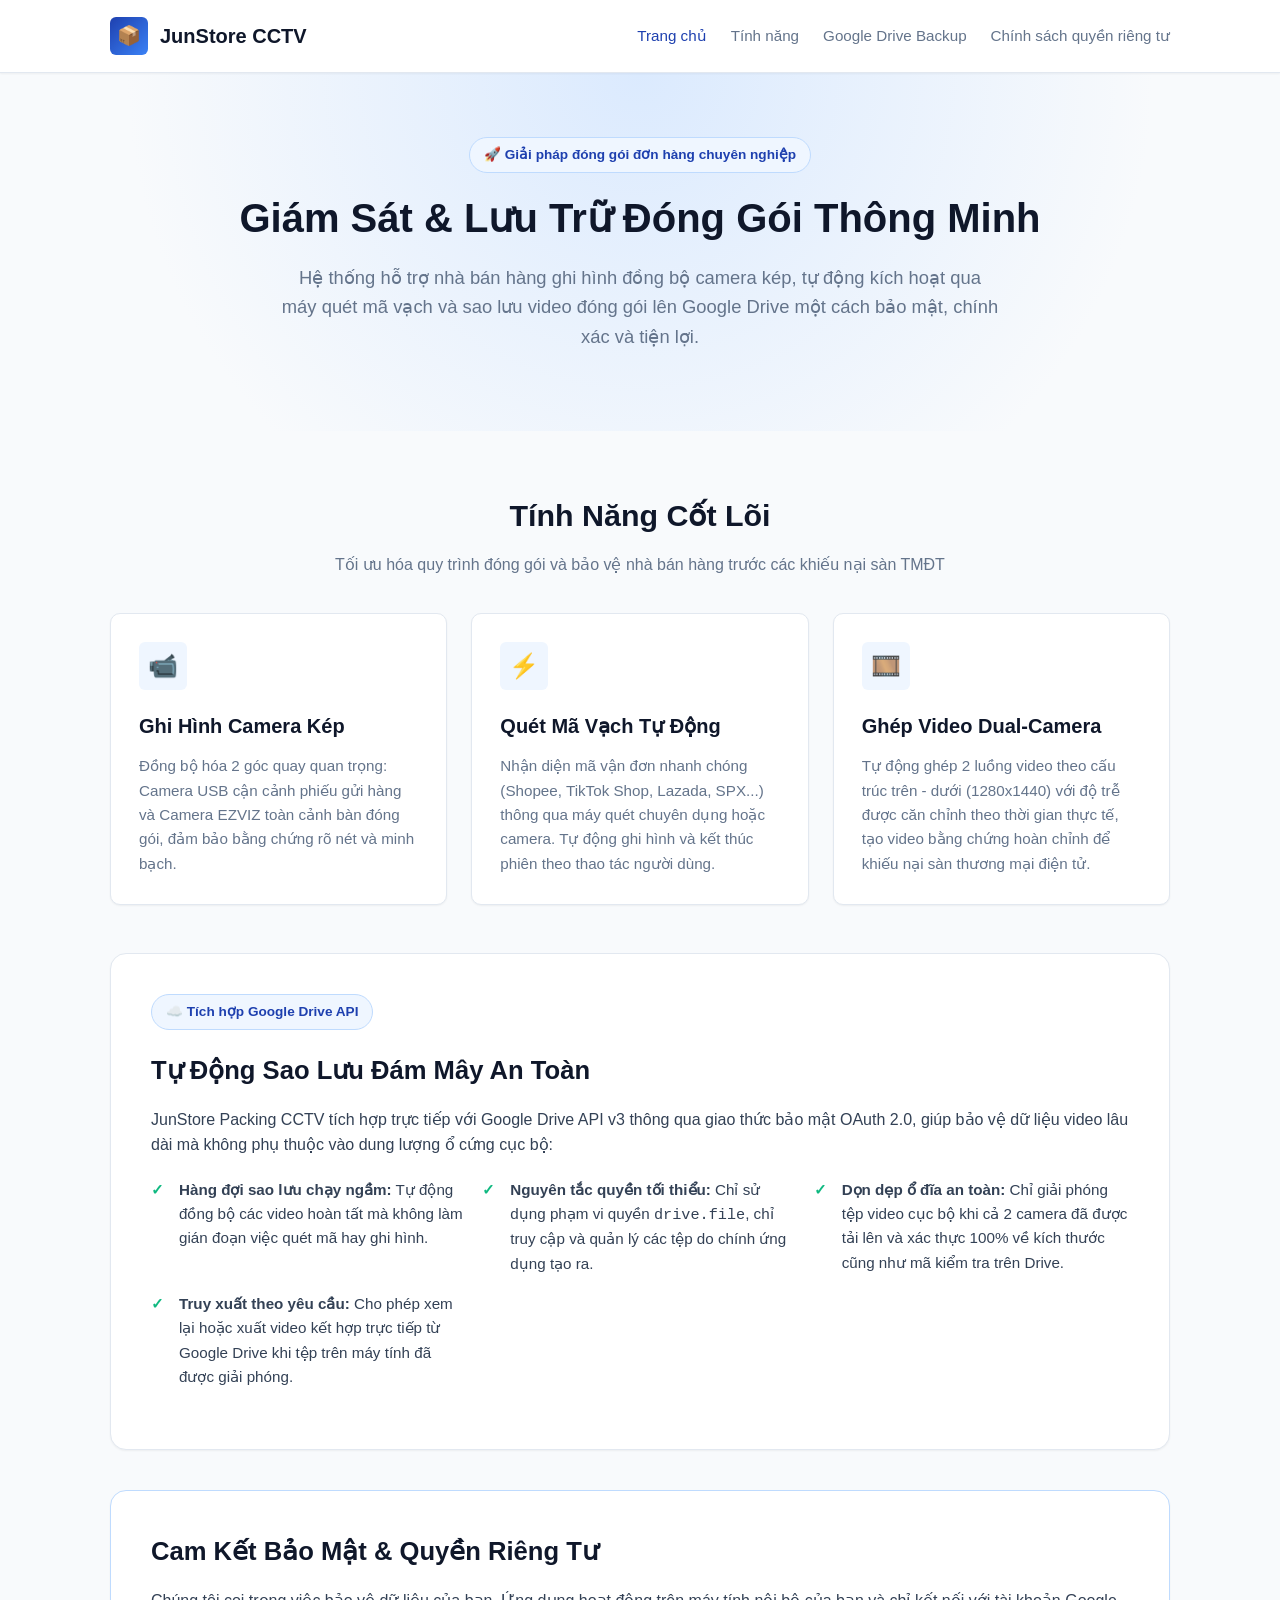
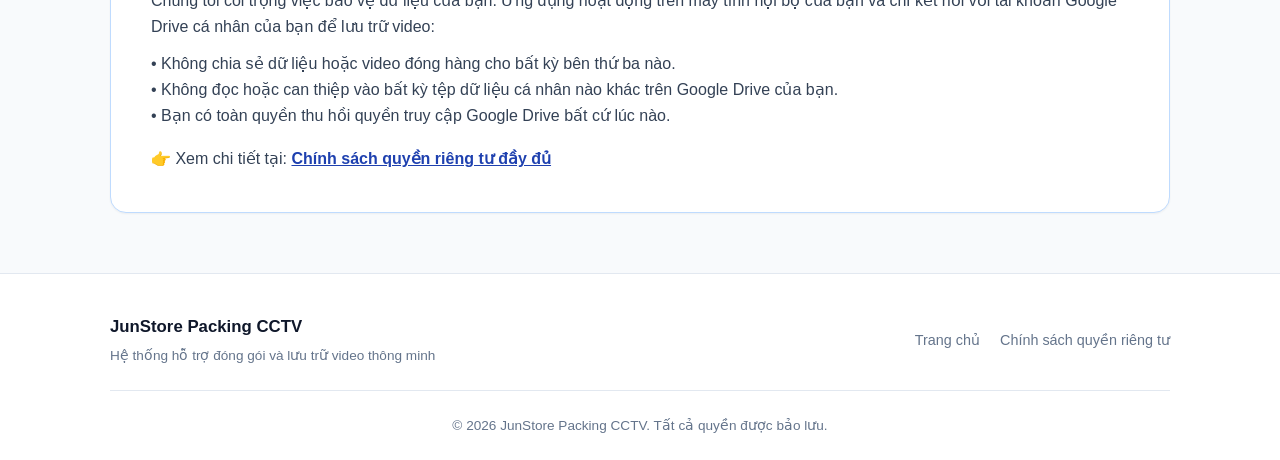
<file: index.html>
<!DOCTYPE html>
<html lang="vi">
<head>
  <meta charset="UTF-8">
  <meta name="viewport" content="width=device-width, initial-scale=1.0">
  <title>JunStore Packing CCTV — Hệ Thống Giám Sát Đóng Gói Đơn Hàng</title>
  <meta name="description" content="Hệ thống giám sát đóng gói đơn hàng thông minh với Camera kép đồng bộ, quét mã vạch tự động và sao lưu đám mây an toàn trên Google Drive.">
  <link rel="stylesheet" href="style.css">
</head>
<body>

  <!-- Header -->
  <header>
    <div class="container navbar">
      <a href="index.html" class="logo">
        <div class="logo-icon">📦</div>
        <span>JunStore CCTV</span>
      </a>
      <ul class="nav-links">
        <li><a href="index.html" class="active">Trang chủ</a></li>
        <li><a href="#features">Tính năng</a></li>
        <li><a href="#gdrive">Google Drive Backup</a></li>
        <li><a href="privacy.html">Chính sách quyền riêng tư</a></li>
      </ul>
    </div>
  </header>

  <!-- Hero Section -->
  <section class="hero">
    <div class="container">
      <div class="badge">🚀 Giải pháp đóng gói đơn hàng chuyên nghiệp</div>
      <h1>Giám Sát & Lưu Trữ Đóng Gói Thông Minh</h1>
      <p>
        Hệ thống hỗ trợ nhà bán hàng ghi hình đồng bộ camera kép, tự động kích hoạt qua máy quét mã vạch và sao lưu video đóng gói lên Google Drive một cách bảo mật, chính xác và tiện lợi.
      </p>
    </div>
  </section>

  <!-- Main Content -->
  <main class="container">

    <!-- Feature Cards -->
    <section id="features">
      <div class="section-title">
        <h2>Tính Năng Cốt Lõi</h2>
        <p>Tối ưu hóa quy trình đóng gói và bảo vệ nhà bán hàng trước các khiếu nại sàn TMĐT</p>
      </div>

      <div class="grid-3">
        <div class="card">
          <div class="card-icon">📹</div>
          <h3>Ghi Hình Camera Kép</h3>
          <p>
            Đồng bộ hóa 2 góc quay quan trọng: Camera USB cận cảnh phiếu gửi hàng và Camera EZVIZ toàn cảnh bàn đóng gói, đảm bảo bằng chứng rõ nét và minh bạch.
          </p>
        </div>

        <div class="card">
          <div class="card-icon">⚡</div>
          <h3>Quét Mã Vạch Tự Động</h3>
          <p>
            Nhận diện mã vận đơn nhanh chóng (Shopee, TikTok Shop, Lazada, SPX...) thông qua máy quét chuyên dụng hoặc camera. Tự động ghi hình và kết thúc phiên theo thao tác người dùng.
          </p>
        </div>

        <div class="card">
          <div class="card-icon">🎞️</div>
          <h3>Ghép Video Dual-Camera</h3>
          <p>
            Tự động ghép 2 luồng video theo cấu trúc trên - dưới (1280x1440) với độ trễ được căn chỉnh theo thời gian thực tế, tạo video bằng chứng hoàn chỉnh để khiếu nại sàn thương mại điện tử.
          </p>
        </div>
      </div>
    </section>

    <!-- Google Drive Integration Spotlight -->
    <section id="gdrive" class="spotlight">
      <div class="spotlight-content">
        <div class="badge">☁️ Tích hợp Google Drive API</div>
        <h3>Tự Động Sao Lưu Đám Mây An Toàn</h3>
        <p>
          JunStore Packing CCTV tích hợp trực tiếp với Google Drive API v3 thông qua giao thức bảo mật OAuth 2.0, giúp bảo vệ dữ liệu video lâu dài mà không phụ thuộc vào dung lượng ổ cứng cục bộ:
        </p>
        <ul>
          <li><strong>Hàng đợi sao lưu chạy ngầm:</strong> Tự động đồng bộ các video hoàn tất mà không làm gián đoạn việc quét mã hay ghi hình.</li>
          <li><strong>Nguyên tắc quyền tối thiểu:</strong> Chỉ sử dụng phạm vi quyền <code>drive.file</code>, chỉ truy cập và quản lý các tệp do chính ứng dụng tạo ra.</li>
          <li><strong>Dọn dẹp ổ đĩa an toàn:</strong> Chỉ giải phóng tệp video cục bộ khi cả 2 camera đã được tải lên và xác thực 100% về kích thước cũng như mã kiểm tra trên Drive.</li>
          <li><strong>Truy xuất theo yêu cầu:</strong> Cho phép xem lại hoặc xuất video kết hợp trực tiếp từ Google Drive khi tệp trên máy tính đã được giải phóng.</li>
        </ul>
      </div>
    </section>

    <!-- Trust & Privacy Overview -->
    <section class="spotlight" style="background: #ffffff; border-color: #bfdbfe;">
      <div class="spotlight-content">
        <h3>Cam Kết Bảo Mật & Quyền Riêng Tư</h3>
        <p>
          Chúng tôi coi trọng việc bảo vệ dữ liệu của bạn. Ứng dụng hoạt động trên máy tính nội bộ của bạn và chỉ kết nối với tài khoản Google Drive cá nhân của bạn để lưu trữ video:
        </p>
        <p style="margin-top: 12px;">
          • Không chia sẻ dữ liệu hoặc video đóng hàng cho bất kỳ bên thứ ba nào.<br>
          • Không đọc hoặc can thiệp vào bất kỳ tệp dữ liệu cá nhân nào khác trên Google Drive của bạn.<br>
          • Bạn có toàn quyền thu hồi quyền truy cập Google Drive bất cứ lúc nào.
        </p>
        <p style="margin-top: 18px;">
          👉 Xem chi tiết tại: <a href="privacy.html" style="color: var(--primary); font-weight: 600; text-decoration: underline;">Chính sách quyền riêng tư đầy đủ</a>
        </p>
      </div>
    </section>

  </main>

  <!-- Footer -->
  <footer>
    <div class="container">
      <div class="footer-content">
        <div class="footer-brand">
          JunStore Packing CCTV
          <p>Hệ thống hỗ trợ đóng gói và lưu trữ video thông minh</p>
        </div>
        <div class="footer-links">
          <a href="index.html">Trang chủ</a>
          <a href="privacy.html">Chính sách quyền riêng tư</a>
        </div>
      </div>
      <div class="copyright">
        © 2026 JunStore Packing CCTV. Tất cả quyền được bảo lưu.
      </div>
    </div>
  </footer>

</body>
</html>
</file>
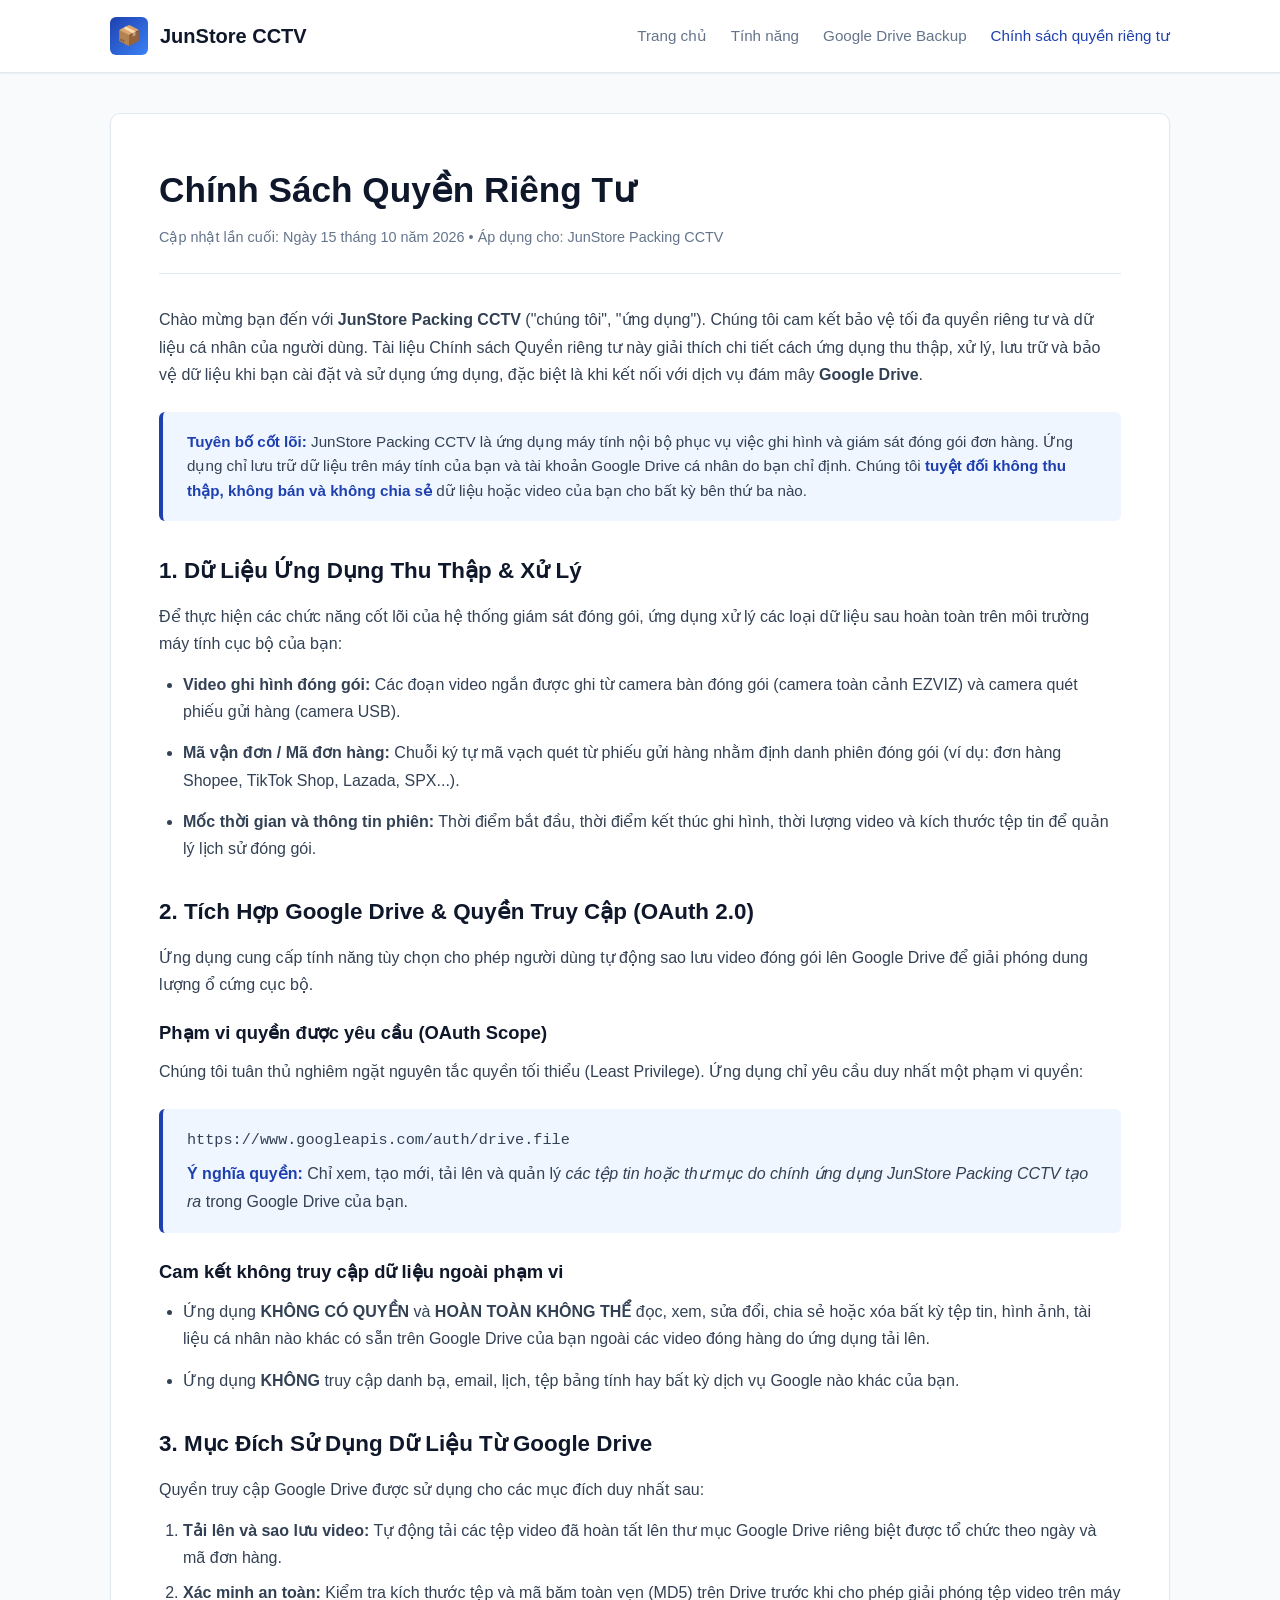
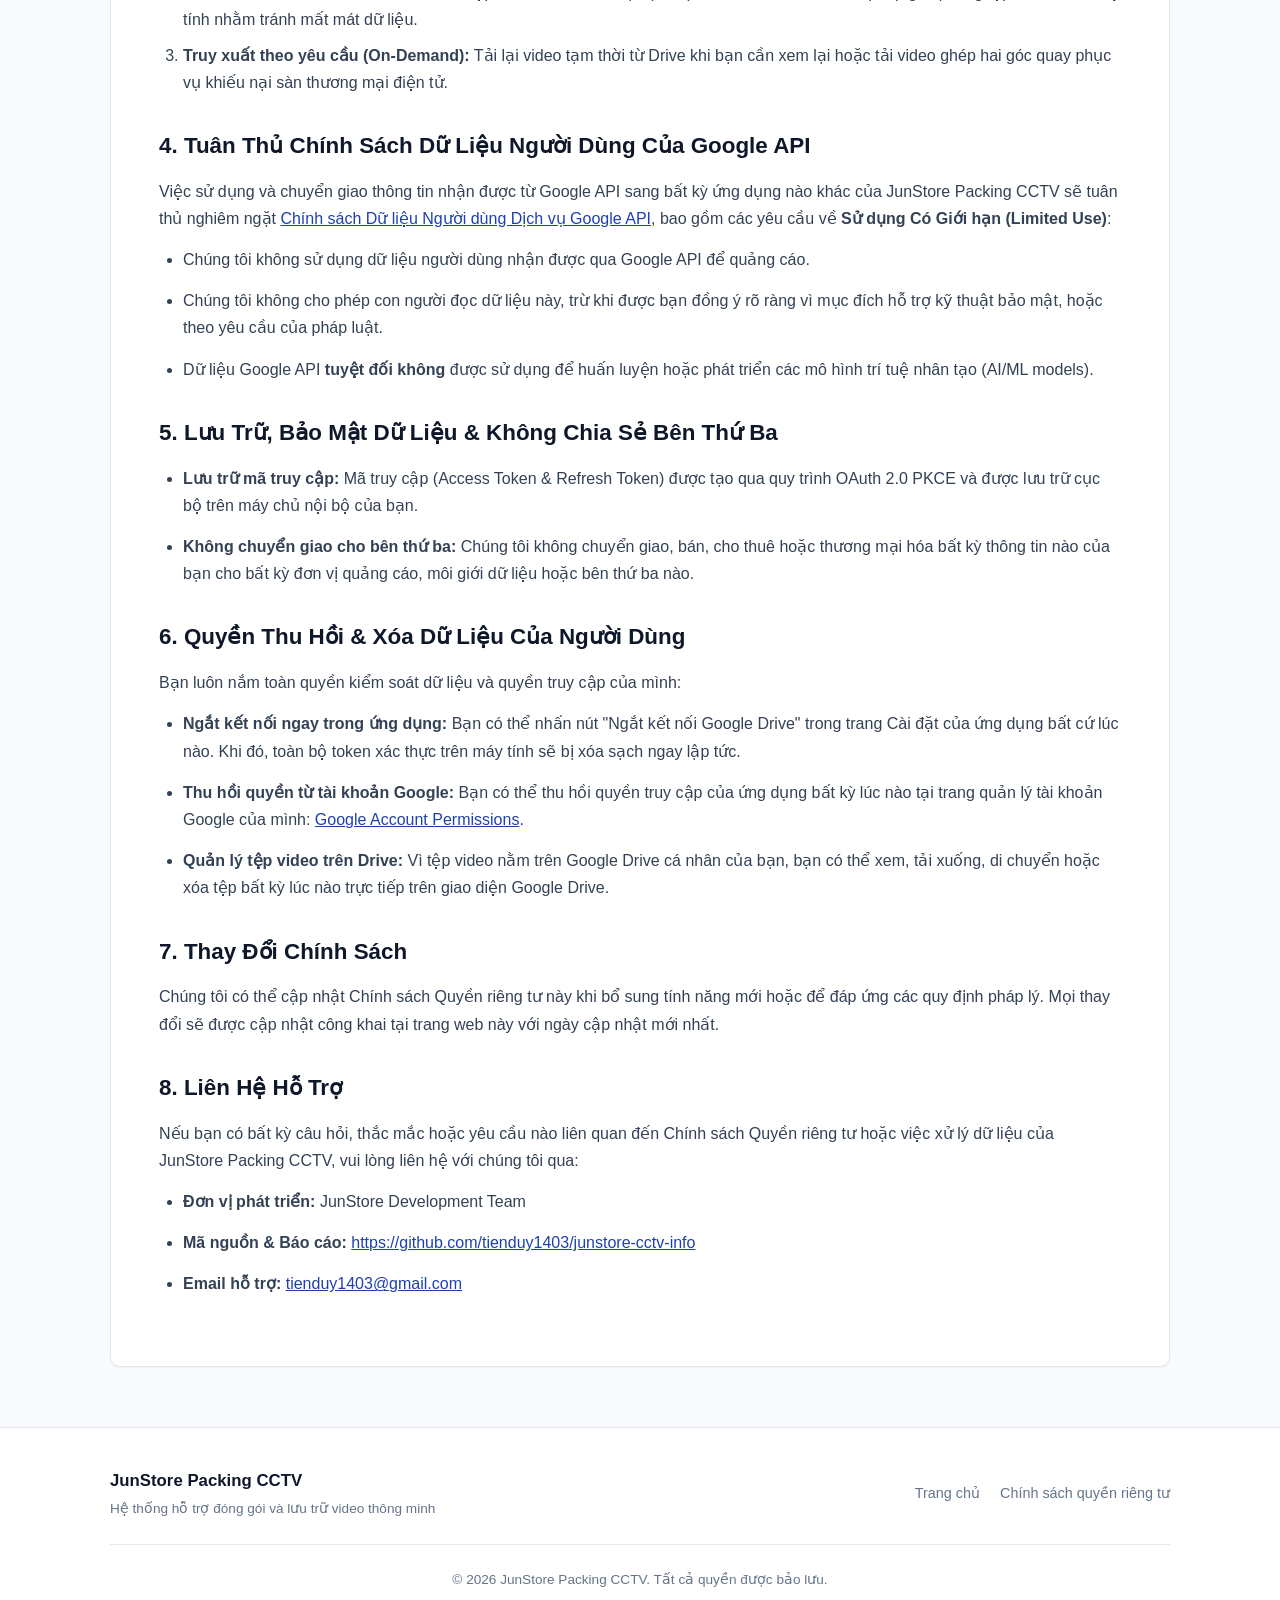
<file: privacy.html>
<!DOCTYPE html>
<html lang="vi">
<head>
  <meta charset="UTF-8">
  <meta name="viewport" content="width=device-width, initial-scale=1.0">
  <title>Chính Sách Quyền Riêng Tư — JunStore Packing CCTV</title>
  <meta name="description" content="Chính sách quyền riêng tư của JunStore Packing CCTV, giải thích rõ ràng về phạm vi sử dụng dữ liệu và tích hợp Google Drive API.">
  <link rel="stylesheet" href="style.css">
</head>
<body>

  <!-- Header -->
  <header>
    <div class="container navbar">
      <a href="index.html" class="logo">
        <div class="logo-icon">📦</div>
        <span>JunStore CCTV</span>
      </a>
      <ul class="nav-links">
        <li><a href="index.html">Trang chủ</a></li>
        <li><a href="index.html#features">Tính năng</a></li>
        <li><a href="index.html#gdrive">Google Drive Backup</a></li>
        <li><a href="privacy.html" class="active">Chính sách quyền riêng tư</a></li>
      </ul>
    </div>
  </header>

  <!-- Content Container -->
  <main class="container">
    <div class="policy-container">
      <div class="policy-header">
        <h1>Chính Sách Quyền Riêng Tư</h1>
        <div class="meta">Cập nhật lần cuối: Ngày 15 tháng 10 năm 2026 • Áp dụng cho: JunStore Packing CCTV</div>
      </div>

      <div class="policy-body">
        <p>
          Chào mừng bạn đến với <strong>JunStore Packing CCTV</strong> ("chúng tôi", "ứng dụng"). Chúng tôi cam kết bảo vệ tối đa quyền riêng tư và dữ liệu cá nhân của người dùng. Tài liệu Chính sách Quyền riêng tư này giải thích chi tiết cách ứng dụng thu thập, xử lý, lưu trữ và bảo vệ dữ liệu khi bạn cài đặt và sử dụng ứng dụng, đặc biệt là khi kết nối với dịch vụ đám mây <strong>Google Drive</strong>.
        </p>

        <div class="callout-box">
          <strong>Tuyên bố cốt lõi:</strong> JunStore Packing CCTV là ứng dụng máy tính nội bộ phục vụ việc ghi hình và giám sát đóng gói đơn hàng. Ứng dụng chỉ lưu trữ dữ liệu trên máy tính của bạn và tài khoản Google Drive cá nhân do bạn chỉ định. Chúng tôi <strong>tuyệt đối không thu thập, không bán và không chia sẻ</strong> dữ liệu hoặc video của bạn cho bất kỳ bên thứ ba nào.
        </div>

        <h2>1. Dữ Liệu Ứng Dụng Thu Thập & Xử Lý</h2>
        <p>Để thực hiện các chức năng cốt lõi của hệ thống giám sát đóng gói, ứng dụng xử lý các loại dữ liệu sau hoàn toàn trên môi trường máy tính cục bộ của bạn:</p>
        <ul>
          <li><strong>Video ghi hình đóng gói:</strong> Các đoạn video ngắn được ghi từ camera bàn đóng gói (camera toàn cảnh EZVIZ) và camera quét phiếu gửi hàng (camera USB).</li>
          <li><strong>Mã vận đơn / Mã đơn hàng:</strong> Chuỗi ký tự mã vạch quét từ phiếu gửi hàng nhằm định danh phiên đóng gói (ví dụ: đơn hàng Shopee, TikTok Shop, Lazada, SPX...).</li>
          <li><strong>Mốc thời gian và thông tin phiên:</strong> Thời điểm bắt đầu, thời điểm kết thúc ghi hình, thời lượng video và kích thước tệp tin để quản lý lịch sử đóng gói.</li>
        </ul>

        <h2>2. Tích Hợp Google Drive & Quyền Truy Cập (OAuth 2.0)</h2>
        <p>Ứng dụng cung cấp tính năng tùy chọn cho phép người dùng tự động sao lưu video đóng gói lên Google Drive để giải phóng dung lượng ổ cứng cục bộ.</p>

        <h3>Phạm vi quyền được yêu cầu (OAuth Scope)</h3>
        <p>Chúng tôi tuân thủ nghiêm ngặt nguyên tắc quyền tối thiểu (Least Privilege). Ứng dụng chỉ yêu cầu duy nhất một phạm vi quyền:</p>
        <div class="callout-box">
          <code>https://www.googleapis.com/auth/drive.file</code>
          <p style="margin-top: 8px; margin-bottom: 0;">
            <strong>Ý nghĩa quyền:</strong> Chỉ xem, tạo mới, tải lên và quản lý <em>các tệp tin hoặc thư mục do chính ứng dụng JunStore Packing CCTV tạo ra</em> trong Google Drive của bạn.
          </p>
        </div>

        <h3>Cam kết không truy cập dữ liệu ngoài phạm vi</h3>
        <ul>
          <li>Ứng dụng <strong>KHÔNG CÓ QUYỀN</strong> và <strong>HOÀN TOÀN KHÔNG THỂ</strong> đọc, xem, sửa đổi, chia sẻ hoặc xóa bất kỳ tệp tin, hình ảnh, tài liệu cá nhân nào khác có sẵn trên Google Drive của bạn ngoài các video đóng hàng do ứng dụng tải lên.</li>
          <li>Ứng dụng <strong>KHÔNG</strong> truy cập danh bạ, email, lịch, tệp bảng tính hay bất kỳ dịch vụ Google nào khác của bạn.</li>
        </ul>

        <h2>3. Mục Đích Sử Dụng Dữ Liệu Từ Google Drive</h2>
        <p>Quyền truy cập Google Drive được sử dụng cho các mục đích duy nhất sau:</p>
        <ol style="margin-left: 24px; margin-bottom: 20px;">
          <li style="margin-bottom: 8px;"><strong>Tải lên và sao lưu video:</strong> Tự động tải các tệp video đã hoàn tất lên thư mục Google Drive riêng biệt được tổ chức theo ngày và mã đơn hàng.</li>
          <li style="margin-bottom: 8px;"><strong>Xác minh an toàn:</strong> Kiểm tra kích thước tệp và mã băm toàn vẹn (MD5) trên Drive trước khi cho phép giải phóng tệp video trên máy tính nhằm tránh mất mát dữ liệu.</li>
          <li style="margin-bottom: 8px;"><strong>Truy xuất theo yêu cầu (On-Demand):</strong> Tải lại video tạm thời từ Drive khi bạn cần xem lại hoặc tải video ghép hai góc quay phục vụ khiếu nại sàn thương mại điện tử.</li>
        </ol>

        <h2>4. Tuân Thủ Chính Sách Dữ Liệu Người Dùng Của Google API</h2>
        <p>
          Việc sử dụng và chuyển giao thông tin nhận được từ Google API sang bất kỳ ứng dụng nào khác của JunStore Packing CCTV sẽ tuân thủ nghiêm ngặt <a href="https://developers.google.com/terms/api-services-user-data-policy" target="_blank" rel="noopener noreferrer" style="color: var(--primary); text-decoration: underline;">Chính sách Dữ liệu Người dùng Dịch vụ Google API</a>, bao gồm các yêu cầu về <strong>Sử dụng Có Giới hạn (Limited Use)</strong>:
        </p>
        <ul>
          <li>Chúng tôi không sử dụng dữ liệu người dùng nhận được qua Google API để quảng cáo.</li>
          <li>Chúng tôi không cho phép con người đọc dữ liệu này, trừ khi được bạn đồng ý rõ ràng vì mục đích hỗ trợ kỹ thuật bảo mật, hoặc theo yêu cầu của pháp luật.</li>
          <li>Dữ liệu Google API <strong>tuyệt đối không</strong> được sử dụng để huấn luyện hoặc phát triển các mô hình trí tuệ nhân tạo (AI/ML models).</li>
        </ul>

        <h2>5. Lưu Trữ, Bảo Mật Dữ Liệu & Không Chia Sẻ Bên Thứ Ba</h2>
        <ul>
          <li><strong>Lưu trữ mã truy cập:</strong> Mã truy cập (Access Token & Refresh Token) được tạo qua quy trình OAuth 2.0 PKCE và được lưu trữ cục bộ trên máy chủ nội bộ của bạn.</li>
          <li><strong>Không chuyển giao cho bên thứ ba:</strong> Chúng tôi không chuyển giao, bán, cho thuê hoặc thương mại hóa bất kỳ thông tin nào của bạn cho bất kỳ đơn vị quảng cáo, môi giới dữ liệu hoặc bên thứ ba nào.</li>
        </ul>

        <h2>6. Quyền Thu Hồi & Xóa Dữ Liệu Của Người Dùng</h2>
        <p>Bạn luôn nắm toàn quyền kiểm soát dữ liệu và quyền truy cập của mình:</p>
        <ul>
          <li><strong>Ngắt kết nối ngay trong ứng dụng:</strong> Bạn có thể nhấn nút "Ngắt kết nối Google Drive" trong trang Cài đặt của ứng dụng bất cứ lúc nào. Khi đó, toàn bộ token xác thực trên máy tính sẽ bị xóa sạch ngay lập tức.</li>
          <li><strong>Thu hồi quyền từ tài khoản Google:</strong> Bạn có thể thu hồi quyền truy cập của ứng dụng bất kỳ lúc nào tại trang quản lý tài khoản Google của mình: <a href="https://myaccount.google.com/permissions" target="_blank" rel="noopener noreferrer" style="color: var(--primary); text-decoration: underline;">Google Account Permissions</a>.</li>
          <li><strong>Quản lý tệp video trên Drive:</strong> Vì tệp video nằm trên Google Drive cá nhân của bạn, bạn có thể xem, tải xuống, di chuyển hoặc xóa tệp bất kỳ lúc nào trực tiếp trên giao diện Google Drive.</li>
        </ul>

        <h2>7. Thay Đổi Chính Sách</h2>
        <p>
          Chúng tôi có thể cập nhật Chính sách Quyền riêng tư này khi bổ sung tính năng mới hoặc để đáp ứng các quy định pháp lý. Mọi thay đổi sẽ được cập nhật công khai tại trang web này với ngày cập nhật mới nhất.
        </p>

        <h2>8. Liên Hệ Hỗ Trợ</h2>
        <p>
          Nếu bạn có bất kỳ câu hỏi, thắc mắc hoặc yêu cầu nào liên quan đến Chính sách Quyền riêng tư hoặc việc xử lý dữ liệu của JunStore Packing CCTV, vui lòng liên hệ với chúng tôi qua:
        </p>
        <ul>
          <li><strong>Đơn vị phát triển:</strong> JunStore Development Team</li>
          <li><strong>Mã nguồn & Báo cáo:</strong> <a href="https://github.com/tienduy1403/junstore-cctv-info" target="_blank" rel="noopener noreferrer" style="color: var(--primary); text-decoration: underline;">https://github.com/tienduy1403/junstore-cctv-info</a></li>
          <li><strong>Email hỗ trợ:</strong> <a href="mailto:tienduy1403@gmail.com" style="color: var(--primary); text-decoration: underline;">tienduy1403@gmail.com</a></li>
        </ul>
      </div>
    </div>
  </main>

  <!-- Footer -->
  <footer>
    <div class="container">
      <div class="footer-content">
        <div class="footer-brand">
          JunStore Packing CCTV
          <p>Hệ thống hỗ trợ đóng gói và lưu trữ video thông minh</p>
        </div>
        <div class="footer-links">
          <a href="index.html">Trang chủ</a>
          <a href="privacy.html">Chính sách quyền riêng tư</a>
        </div>
      </div>
      <div class="copyright">
        © 2026 JunStore Packing CCTV. Tất cả quyền được bảo lưu.
      </div>
    </div>
  </footer>

</body>
</html>
</file>
<file: style.css>
/* Modern, clean, responsive styling for JunStore Packing CCTV */
:root {
  --primary: #1e40af;
  --primary-hover: #1d4ed8;
  --primary-light: #eff6ff;
  --secondary: #0f172a;
  --accent: #10b981;
  --text-main: #334155;
  --text-muted: #64748b;
  --bg-page: #f8fafc;
  --bg-card: #ffffff;
  --border: #e2e8f0;
  --border-focus: #3b82f6;
  --radius-sm: 6px;
  --radius-md: 10px;
  --radius-lg: 16px;
  --shadow-sm: 0 1px 2px 0 rgb(0 0 0 / 0.05);
  --shadow-md: 0 4px 6px -1px rgb(0 0 0 / 0.1), 0 2px 4px -2px rgb(0 0 0 / 0.1);
  --shadow-lg: 0 10px 15px -3px rgb(0 0 0 / 0.1), 0 4px 6px -4px rgb(0 0 0 / 0.1);
}

*, *::before, *::after {
  box-sizing: border-box;
  margin: 0;
  padding: 0;
}

body {
  font-family: -apple-system, BlinkMacSystemFont, "Segoe UI", Roboto, Helvetica, Arial, sans-serif;
  color: var(--text-main);
  background-color: var(--bg-page);
  line-height: 1.6;
  -webkit-font-smoothing: antialiased;
}

.container {
  width: 100%;
  max-width: 1100px;
  margin: 0 auto;
  padding: 0 20px;
}

/* Header */
header {
  background: #ffffff;
  border-bottom: 1px solid var(--border);
  position: sticky;
  top: 0;
  z-index: 100;
  box-shadow: var(--shadow-sm);
}

.navbar {
  display: flex;
  align-items: center;
  justify-content: space-between;
  height: 72px;
}

.logo {
  display: flex;
  align-items: center;
  gap: 12px;
  text-decoration: none;
  color: var(--secondary);
  font-weight: 700;
  font-size: 1.25rem;
}

.logo-icon {
  width: 38px;
  height: 38px;
  background: linear-gradient(135deg, var(--primary), #3b82f6);
  border-radius: var(--radius-sm);
  display: flex;
  align-items: center;
  justify-content: center;
  color: #fff;
  font-size: 1.2rem;
}

.nav-links {
  display: flex;
  gap: 24px;
  list-style: none;
}

.nav-links a {
  text-decoration: none;
  color: var(--text-muted);
  font-weight: 500;
  font-size: 0.95rem;
  transition: color 0.2s ease;
}

.nav-links a:hover,
.nav-links a.active {
  color: var(--primary);
}

/* Hero Section */
.hero {
  padding: 64px 0 48px;
  text-align: center;
  background: radial-gradient(circle at top, #dbeafe 0%, transparent 70%);
}

.badge {
  display: inline-flex;
  align-items: center;
  gap: 6px;
  padding: 6px 14px;
  background: var(--primary-light);
  color: var(--primary);
  border: 1px solid #bfdbfe;
  border-radius: 9999px;
  font-size: 0.85rem;
  font-weight: 600;
  margin-bottom: 20px;
}

.hero h1 {
  font-size: 2.5rem;
  color: var(--secondary);
  font-weight: 800;
  line-height: 1.25;
  margin-bottom: 20px;
}

.hero p {
  font-size: 1.15rem;
  color: var(--text-muted);
  max-width: 720px;
  margin: 0 auto 32px;
}

/* Cards & Grid */
.section-title {
  text-align: center;
  margin: 60px 0 36px;
}

.section-title h2 {
  font-size: 1.9rem;
  color: var(--secondary);
  font-weight: 700;
  margin-bottom: 12px;
}

.section-title p {
  color: var(--text-muted);
  font-size: 1rem;
}

.grid-3 {
  display: grid;
  grid-template-columns: repeat(auto-fit, minmax(300px, 1fr));
  gap: 24px;
  margin-bottom: 48px;
}

.card {
  background: var(--bg-card);
  border: 1px solid var(--border);
  border-radius: var(--radius-md);
  padding: 28px;
  box-shadow: var(--shadow-sm);
  transition: transform 0.2s ease, box-shadow 0.2s ease;
}

.card:hover {
  transform: translateY(-4px);
  box-shadow: var(--shadow-md);
}

.card-icon {
  width: 48px;
  height: 48px;
  background: var(--primary-light);
  color: var(--primary);
  border-radius: var(--radius-sm);
  display: flex;
  align-items: center;
  justify-content: center;
  font-size: 1.5rem;
  margin-bottom: 20px;
}

.card h3 {
  font-size: 1.25rem;
  color: var(--secondary);
  margin-bottom: 12px;
  font-weight: 600;
}

.card p {
  color: var(--text-muted);
  font-size: 0.95rem;
  line-height: 1.6;
}

/* Feature Spotlight */
.spotlight {
  background: var(--bg-card);
  border: 1px solid var(--border);
  border-radius: var(--radius-lg);
  padding: 40px;
  margin: 40px 0;
  box-shadow: var(--shadow-sm);
}

.spotlight-content h3 {
  font-size: 1.6rem;
  color: var(--secondary);
  margin-bottom: 16px;
}

.spotlight-content ul {
  list-style: none;
  margin: 20px 0;
  display: grid;
  grid-template-columns: repeat(auto-fit, minmax(260px, 1fr));
  gap: 16px;
}

.spotlight-content li {
  position: relative;
  padding-left: 28px;
  font-size: 0.95rem;
  color: var(--text-main);
}

.spotlight-content li::before {
  content: "✓";
  position: absolute;
  left: 0;
  top: 0;
  color: var(--accent);
  font-weight: bold;
}

/* Policy Content */
.policy-container {
  background: var(--bg-card);
  border: 1px solid var(--border);
  border-radius: var(--radius-md);
  padding: 48px;
  margin: 40px 0 60px;
  box-shadow: var(--shadow-sm);
}

.policy-header {
  border-bottom: 1px solid var(--border);
  padding-bottom: 24px;
  margin-bottom: 32px;
}

.policy-header h1 {
  font-size: 2.2rem;
  color: var(--secondary);
  margin-bottom: 8px;
}

.policy-header .meta {
  color: var(--text-muted);
  font-size: 0.9rem;
}

.policy-body h2 {
  font-size: 1.4rem;
  color: var(--secondary);
  margin: 32px 0 14px;
  font-weight: 700;
}

.policy-body h3 {
  font-size: 1.15rem;
  color: var(--secondary);
  margin: 20px 0 10px;
}

.policy-body p,
.policy-body li {
  font-size: 1rem;
  color: var(--text-main);
  line-height: 1.7;
  margin-bottom: 14px;
}

.policy-body ul {
  margin: 12px 0 20px 24px;
}

.callout-box {
  background: var(--primary-light);
  border-left: 4px solid var(--primary);
  border-radius: var(--radius-sm);
  padding: 18px 24px;
  margin: 24px 0;
  font-size: 0.95rem;
}

.callout-box strong {
  color: var(--primary);
}

/* Footer */
footer {
  background: #ffffff;
  border-top: 1px solid var(--border);
  padding: 40px 0 24px;
  margin-top: 60px;
}

.footer-content {
  display: flex;
  justify-content: space-between;
  align-items: center;
  flex-wrap: wrap;
  gap: 20px;
  padding-bottom: 24px;
  border-bottom: 1px solid var(--border);
}

.footer-brand {
  font-weight: 600;
  color: var(--secondary);
  font-size: 1.05rem;
}

.footer-brand p {
  color: var(--text-muted);
  font-size: 0.85rem;
  font-weight: normal;
  margin-top: 4px;
}

.footer-links {
  display: flex;
  gap: 20px;
}

.footer-links a {
  text-decoration: none;
  color: var(--text-muted);
  font-size: 0.9rem;
  transition: color 0.2s ease;
}

.footer-links a:hover {
  color: var(--primary);
}

.copyright {
  text-align: center;
  color: var(--text-muted);
  font-size: 0.85rem;
  margin-top: 24px;
}

/* Responsive */
@media (max-width: 768px) {
  .hero h1 {
    font-size: 2rem;
  }
  .navbar {
    height: auto;
    padding: 16px 0;
    flex-direction: column;
    gap: 12px;
  }
  .policy-container {
    padding: 24px 18px;
  }
  .spotlight {
    padding: 24px;
  }
}
</file>
